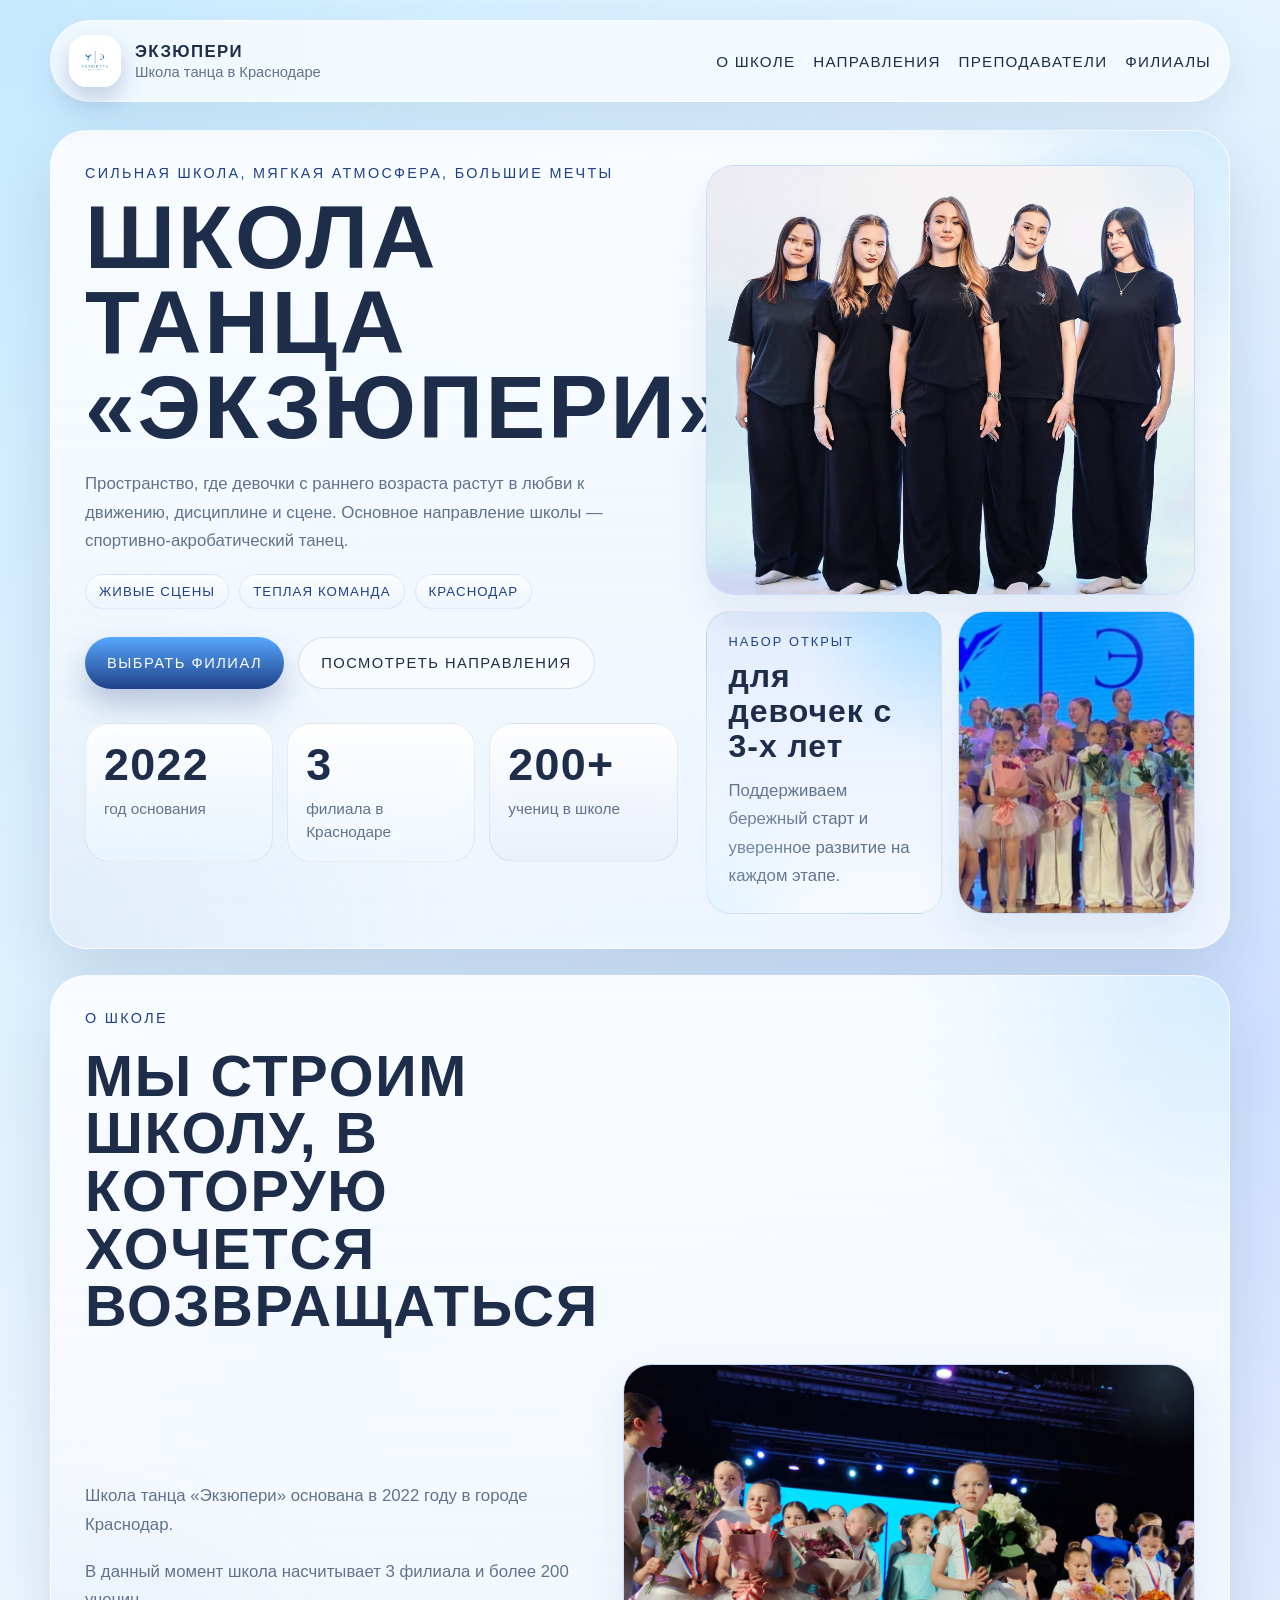
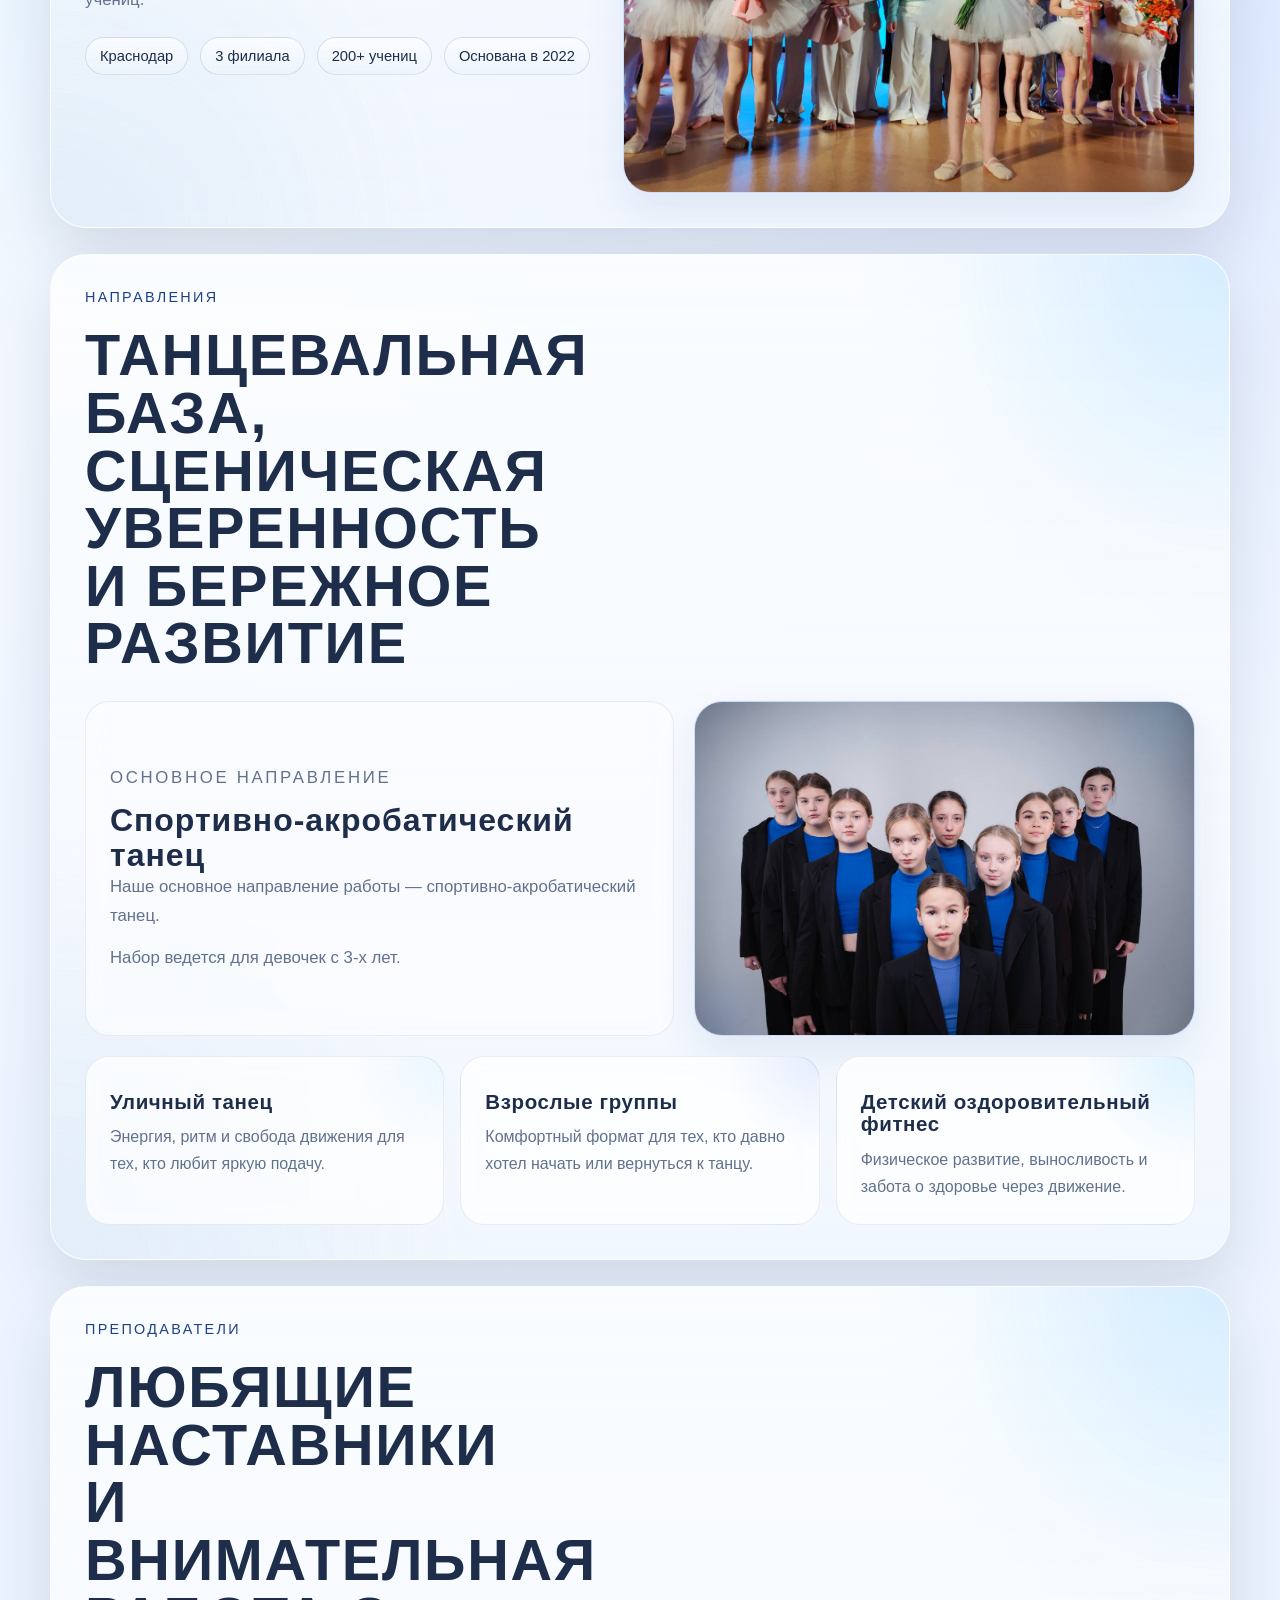
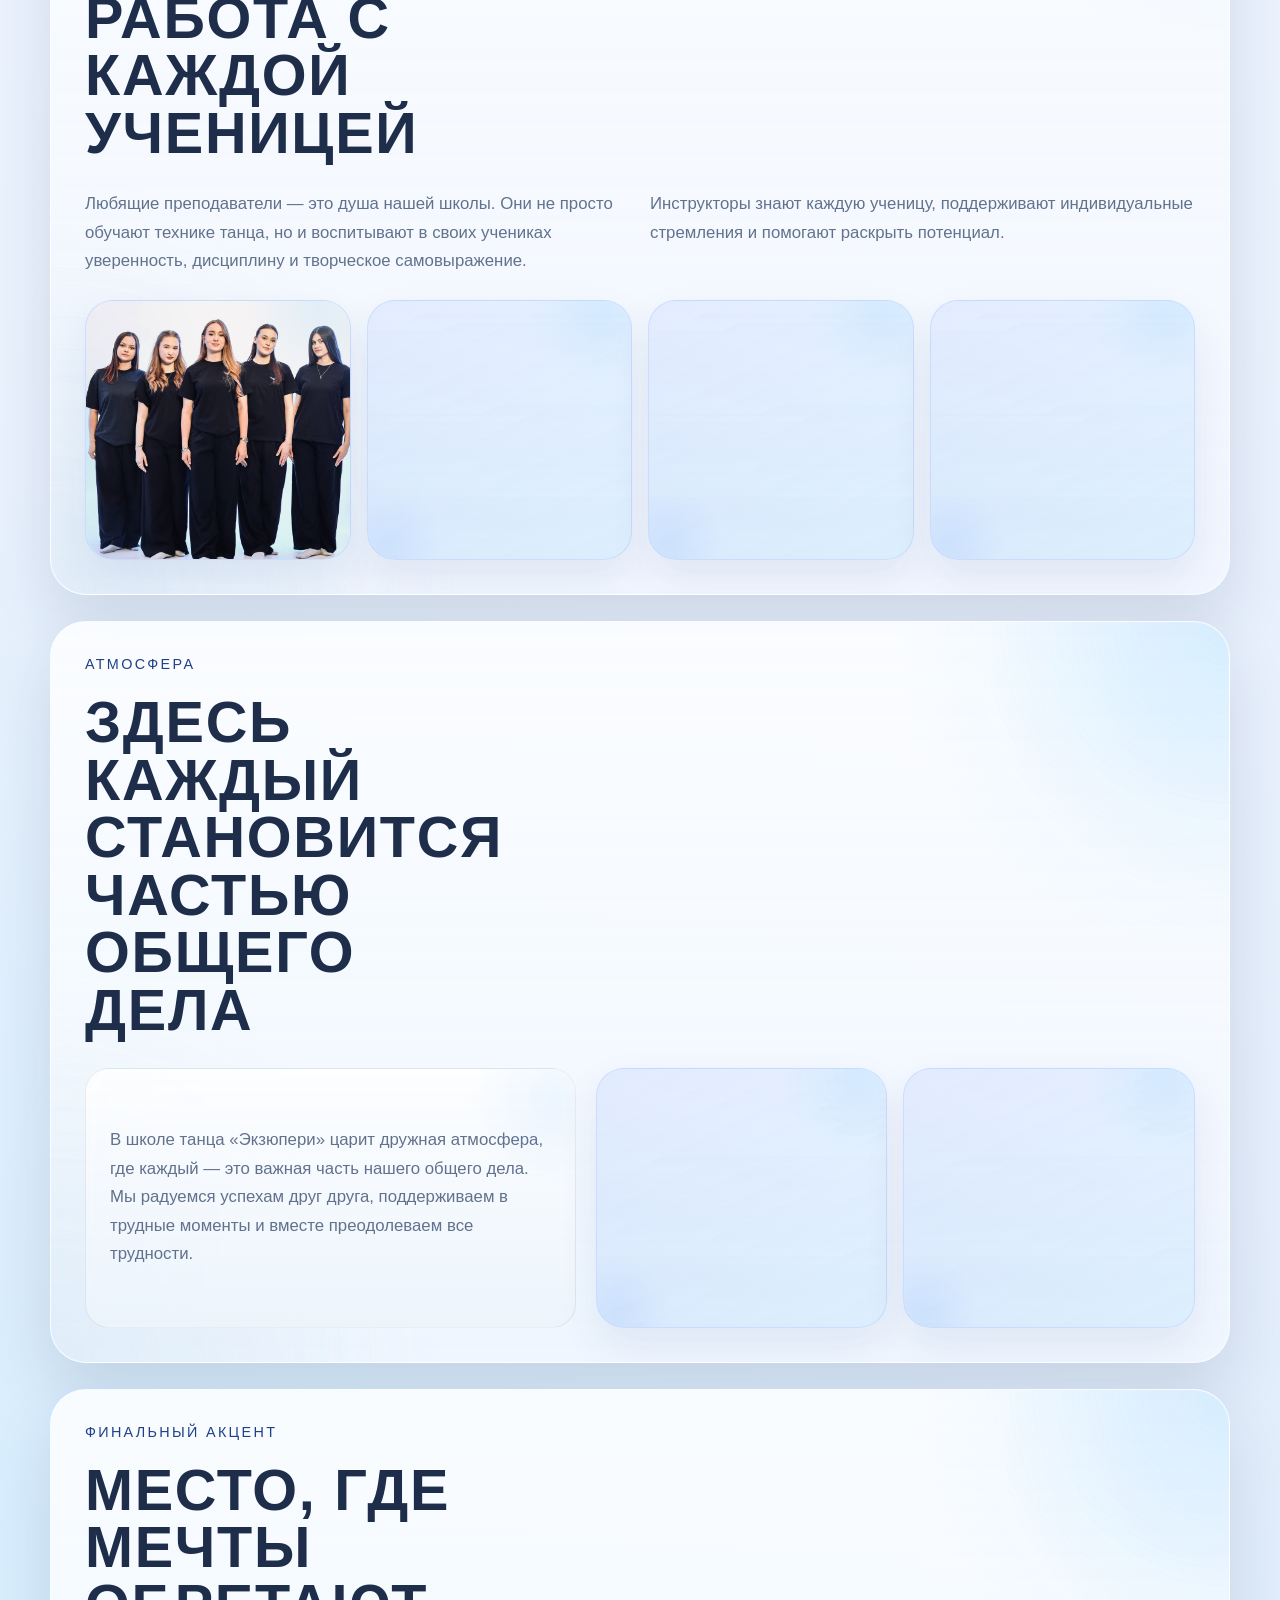
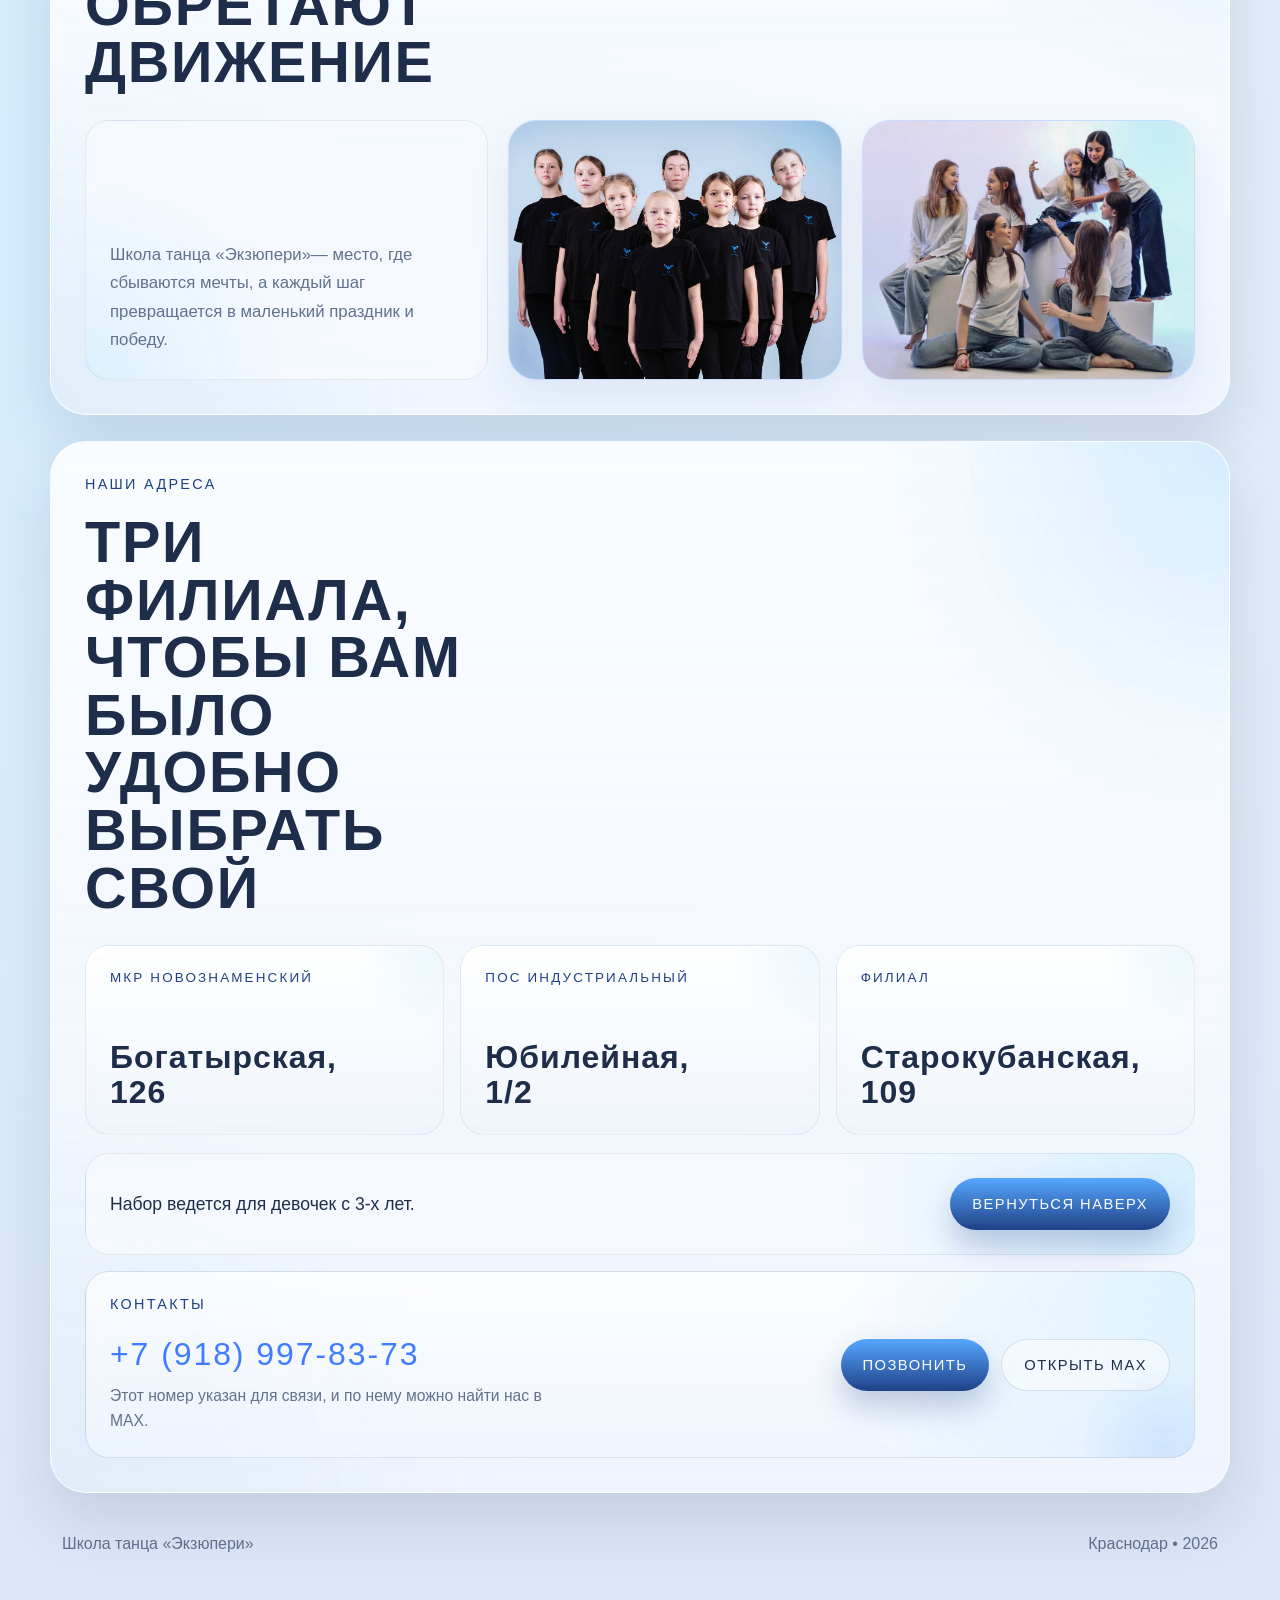
<file: index.html>
<!doctype html>
<html lang="ru">
  <head>
    <meta charset="UTF-8">
    <meta name="viewport" content="width=device-width, initial-scale=1.0">
    <title>Школа танца Экзюпери</title>
    <meta
      name="description"
      content="Школа танца Экзюпери в Краснодаре. Спортивно-акробатический танец, уличный танец, взрослые группы и детский оздоровительный фитнес."
    >
    <link rel="icon" href="photo_5471992488244484492_y.jpg" type="image/jpeg">
    <link rel="stylesheet" href="styles.css">
  </head>
  <body>
    <div class="page-shell">
      <header class="site-header">
        <a class="brand" href="#top" aria-label="Школа танца Экзюпери">
          <span class="brand-mark brand-mark-image">
            <img src="photo_5471992488244484492_y.jpg" alt="Логотип школы танца Экзюпери" loading="eager" decoding="async">
          </span>
          <span class="brand-copy">
            <strong>Экзюпери</strong>
            <span>Школа танца в Краснодаре</span>
          </span>
        </a>

        <nav class="site-nav" aria-label="Основная навигация">
          <a href="#about">О школе</a>
          <a href="#directions">Направления</a>
          <a href="#team">Преподаватели</a>
          <a href="#locations">Филиалы</a>
        </nav>
      </header>

      <main id="top">
        <section class="hero reveal">
          <div class="hero-copy">
            <p class="eyebrow">Сильная школа, мягкая атмосфера, большие мечты</p>
            <h1>Школа танца «Экзюпери»</h1>
            <p class="hero-text">
              Пространство, где девочки с раннего возраста растут в любви к движению,
              дисциплине и сцене. Основное направление школы — спортивно-акробатический танец.
            </p>

            <div class="hero-pills" aria-label="Ключевые особенности">
              <span>Живые сцены</span>
              <span>Теплая команда</span>
              <span>Краснодар</span>
            </div>

            <div class="hero-actions">
              <a class="button button-primary" href="#locations">Выбрать филиал</a>
              <a class="button button-secondary" href="#directions">Посмотреть направления</a>
            </div>

            <div class="hero-stats" aria-label="Ключевые факты">
              <article class="stat-card">
                <strong>2022</strong>
                <span>год основания</span>
              </article>
              <article class="stat-card">
                <strong>3</strong>
                <span>филиала в Краснодаре</span>
              </article>
              <article class="stat-card">
                <strong>200+</strong>
                <span>учениц в школе</span>
              </article>
            </div>
          </div>

          <div class="hero-visuals">
            <article class="photo-frame photo-frame-large">
              <img src="photo_5471939544182626141_y.jpg" alt="Преподаватели школы танца Экзюпери" loading="eager" decoding="async">
              <div class="photo-fallback">
                <span>Фото 1</span>
                <small>Фото тренеров</small>
              </div>
            </article>

            <article class="accent-card accent-card-sunrise">
              <span class="card-label">Набор открыт</span>
              <strong>для девочек с 3-х лет</strong>
              <p>Поддерживаем бережный старт и уверенное развитие на каждом этапе.</p>
            </article>

            <article class="photo-frame photo-frame-small">
              <img src="photo_5471939544182626152_y.jpg" alt="Фото школы танца Экзюпери со сцены" loading="lazy" decoding="async">
              <div class="photo-fallback">
                <span>Фото 2</span>
                <small>Под информацию</small>
              </div>
            </article>

            <div class="hero-orb hero-orb-one" aria-hidden="true"></div>
            <div class="hero-orb hero-orb-two" aria-hidden="true"></div>
          </div>
        </section>

        <section class="section about reveal" id="about">
          <div class="section-heading">
            <p class="eyebrow">О школе</p>
            <h2>Мы строим школу, в которую хочется возвращаться</h2>
          </div>

          <div class="about-layout">
            <div class="about-copy">
              <p>Школа танца «Экзюпери» основана в 2022 году в городе Краснодар.</p>
              <p>В данный момент школа насчитывает 3 филиала и более 200 учениц.</p>

              <div class="fact-ribbon">
                <span>Краснодар</span>
                <span>3 филиала</span>
                <span>200+ учениц</span>
                <span>Основана в 2022</span>
              </div>
            </div>

            <article class="photo-frame photo-frame-wide">
              <img src="photo_5471939544182626151_y.jpg" alt="Ученицы школы танца Экзюпери на сцене" loading="lazy" decoding="async">
              <div class="photo-fallback">
                <span>Фото 3</span>
                <small>Фото под информацию</small>
              </div>
            </article>
          </div>
        </section>

        <section class="section directions reveal" id="directions">
          <div class="section-heading">
            <p class="eyebrow">Направления</p>
            <h2>Танцевальная база, сценическая уверенность и бережное развитие</h2>
          </div>

          <div class="directions-layout">
            <article class="main-direction">
              <p class="card-label">Основное направление</p>
              <h3>Спортивно-акробатический танец</h3>
              <p>Наше основное направление работы — спортивно-акробатический танец.</p>
              <p>Набор ведется для девочек с 3-х лет.</p>
            </article>

            <article class="photo-frame photo-frame-square">
              <img src="photo_5471939544182626154_y.jpg" alt="Ученицы школы танца Экзюпери" loading="lazy" decoding="async">
              <div class="photo-fallback">
                <span>Фото 4</span>
                <small>Фото для направлений</small>
              </div>
            </article>
          </div>

          <div class="tags-grid" aria-label="Дополнительные направления">
            <article class="tag-card">
              <strong>Уличный танец</strong>
              <p>Энергия, ритм и свобода движения для тех, кто любит яркую подачу.</p>
            </article>
            <article class="tag-card">
              <strong>Взрослые группы</strong>
              <p>Комфортный формат для тех, кто давно хотел начать или вернуться к танцу.</p>
            </article>
            <article class="tag-card">
              <strong>Детский оздоровительный фитнес</strong>
              <p>Физическое развитие, выносливость и забота о здоровье через движение.</p>
            </article>
          </div>
        </section>

        <section class="section team reveal" id="team">
          <div class="section-heading">
            <p class="eyebrow">Преподаватели</p>
            <h2>Любящие наставники и внимательная работа с каждой ученицей</h2>
          </div>

          <div class="split-copy">
            <p>
              Любящие преподаватели — это душа нашей школы. Они не просто обучают технике танца,
              но и воспитывают в своих учениках уверенность, дисциплину и творческое самовыражение.
            </p>
            <p>
              Инструкторы знают каждую ученицу, поддерживают индивидуальные стремления и помогают раскрыть потенциал.
            </p>
          </div>

          <div class="gallery-grid gallery-grid-four">
            <article class="photo-frame">
              <img src="photo_5471939544182626141_y.jpg" alt="Преподаватели школы танца, фото 1" loading="lazy" decoding="async">
              <div class="photo-fallback">
                <span>Фото 4.1</span>
                <small>Тренеры</small>
              </div>
            </article>
            <article class="photo-frame">
              <img src="photo_5471939544182626135_y.jpg" alt="Преподаватели школы танца, фото 2" loading="lazy" decoding="async">
              <div class="photo-fallback">
                <span>Фото 4.2</span>
                <small>Тренеры</small>
              </div>
            </article>
            <article class="photo-frame">
              <img src="photo_5471939544182626142_y.jpg" alt="Преподаватели школы танца, фото 3" loading="lazy" decoding="async">
              <div class="photo-fallback">
                <span>Фото 4.3</span>
                <small>Тренеры</small>
              </div>
            </article>
            <article class="photo-frame">
              <img src="photo_5471939544182626132_y.jpg" alt="Преподаватели школы танца, фото 4" loading="lazy" decoding="async">
              <div class="photo-fallback">
                <span>Фото 4.4</span>
                <small>Тренеры</small>
              </div>
            </article>
          </div>
        </section>

        <section class="section community reveal">
          <div class="section-heading">
            <p class="eyebrow">Атмосфера</p>
            <h2>Здесь каждый становится частью общего дела</h2>
          </div>

          <div class="community-layout">
            <article class="story-card">
              <p>
                В школе танца «Экзюпери» царит дружная атмосфера, где каждый — это важная часть нашего общего дела.
                Мы радуемся успехам друг друга, поддерживаем в трудные моменты и вместе преодолеваем все трудности.
              </p>
            </article>

            <div class="gallery-grid gallery-grid-two">
              <article class="photo-frame">
                <img src="photo_5471939544182626064_y.jpg" alt="Атмосфера школы танца, фото 1" loading="lazy" decoding="async">
                <div class="photo-fallback">
                  <span>Фото 5.1</span>
                  <small>Атмосфера</small>
                </div>
              </article>
              <article class="photo-frame">
                <img src="photo_5471939544182626081_y.jpg" alt="Атмосфера школы танца, фото 2" loading="lazy" decoding="async">
                <div class="photo-fallback">
                  <span>Фото 5.2</span>
                  <small>Атмосфера</small>
                </div>
              </article>
            </div>
          </div>
        </section>

        <section class="section finale reveal">
          <div class="section-heading">
            <p class="eyebrow">Финальный акцент</p>
            <h2>Место, где мечты обретают движение</h2>
          </div>

          <div class="finale-layout">
            <article class="closing-card">
              <p>
                Школа танца «Экзюпери»— место, где сбываются мечты, а каждый шаг превращается в маленький праздник и победу.
              </p>
            </article>

            <article class="photo-frame">
              <img src="photo_5471939544182626153_y.jpg" alt="Финальный блок, фото 1" loading="lazy" decoding="async">
              <div class="photo-fallback">
                <span>Фото 6.1</span>
                <small>Команда</small>
              </div>
            </article>
            <article class="photo-frame">
              <img src="photo_5471939544182626065_y.jpg" alt="Финальный блок, фото 2" loading="lazy" decoding="async">
              <div class="photo-fallback">
                <span>Фото 6.2</span>
                <small>Команда</small>
              </div>
            </article>
          </div>
        </section>

        <section class="section locations reveal" id="locations">
          <div class="section-heading">
            <p class="eyebrow">Наши адреса</p>
            <h2>Три филиала, чтобы вам было удобно выбрать свой</h2>
          </div>

          <div class="locations-grid">
            <article class="location-card">
              <span class="location-label">МКР Новознаменский</span>
              <strong>Богатырская, 126</strong>
            </article>
            <article class="location-card">
              <span class="location-label">ПОС Индустриальный</span>
              <strong>Юбилейная, 1/2</strong>
            </article>
            <article class="location-card">
              <span class="location-label">Филиал</span>
              <strong>Старокубанская, 109</strong>
            </article>
          </div>

          <div class="enroll-banner">
            <p>Набор ведется для девочек с 3-х лет.</p>
            <a class="button button-primary" href="#top">Вернуться наверх</a>
          </div>

          <div class="contact-banner" aria-label="Контакты школы танца Экзюпери">
            <div class="contact-copy">
              <p class="eyebrow">Контакты</p>
              <a class="contact-phone" href="tel:+79189978373">+7 (918) 997-83-73</a>
              <p>Этот номер указан для связи, и по нему можно найти нас в MAX.</p>
            </div>

            <div class="contact-actions">
              <a class="button button-primary" href="tel:+79189978373">Позвонить</a>
              <a class="button button-secondary" href="https://web.max.ru/" target="_blank" rel="noreferrer">Открыть MAX</a>
            </div>
          </div>
        </section>
      </main>

      <footer class="site-footer">
        <p>Школа танца «Экзюпери»</p>
        <p>Краснодар • <span id="current-year"></span></p>
      </footer>
    </div>

    <script src="script.js"></script>
  </body>
</html>
</file>
<file: styles.css>
:root {
  --bg: #edf4ff;
  --bg-soft: #fbfdff;
  --ink: #1d2d4a;
  --muted: #62728d;
  --accent: #3f7cff;
  --accent-deep: #1f4187;
  --accent-bright: #57a7ff;
  --sun: #97d8ff;
  --sky: #cfeeff;
  --ice: #eef7ff;
  --mist: #dde6f4;
  --mint: #d9deea;
  --line: rgba(34, 61, 111, 0.14);
  --card: rgba(251, 253, 255, 0.78);
  --shadow: 0 28px 60px rgba(29, 45, 74, 0.13);
  --radius-xl: 36px;
  --radius-lg: 24px;
  --radius-md: 18px;
  --max-width: 1180px;
}

*,
*::before,
*::after {
  box-sizing: border-box;
}

html {
  scroll-behavior: smooth;
}

body {
  margin: 0;
  min-width: 320px;
  color: var(--ink);
  font-family: "Avenir Next", "Segoe UI", "Trebuchet MS", sans-serif;
  background:
    radial-gradient(circle at top left, rgba(151, 216, 255, 0.54), transparent 30%),
    radial-gradient(circle at right 16%, rgba(63, 124, 255, 0.2), transparent 24%),
    radial-gradient(circle at 10% 78%, rgba(207, 238, 255, 0.72), transparent 26%),
    linear-gradient(180deg, #ffffff 0%, var(--bg) 44%, #dbe7f8 100%);
}

body::before {
  content: "";
  position: fixed;
  inset: 0;
  pointer-events: none;
  background-image:
    linear-gradient(rgba(255, 255, 255, 0.22) 1px, transparent 1px),
    linear-gradient(90deg, rgba(255, 255, 255, 0.22) 1px, transparent 1px);
  background-size: 28px 28px;
  mask-image: radial-gradient(circle at center, black 62%, transparent 100%);
  opacity: 0.36;
}

img {
  display: block;
  width: 100%;
}

a {
  color: inherit;
  text-decoration: none;
}

p,
h1,
h2,
h3 {
  margin: 0;
}

.page-shell {
  position: relative;
  z-index: 1;
  width: min(calc(100% - 32px), var(--max-width));
  margin: 0 auto;
  padding: 20px 0 48px;
}

.site-header {
  position: sticky;
  top: 16px;
  z-index: 10;
  display: flex;
  align-items: center;
  justify-content: space-between;
  gap: 24px;
  padding: 14px 18px;
  margin-bottom: 28px;
  border: 1px solid rgba(255, 255, 255, 0.7);
  border-radius: 999px;
  background: rgba(248, 252, 255, 0.84);
  backdrop-filter: blur(16px);
  box-shadow: 0 16px 40px rgba(29, 45, 74, 0.08);
}

.brand {
  display: inline-flex;
  align-items: center;
  gap: 14px;
}

.brand-mark {
  display: grid;
  place-items: center;
  width: 52px;
  height: 52px;
  border-radius: 18px;
  color: #fdfefe;
  font-family: "Futura", "Trebuchet MS", sans-serif;
  font-size: 1.1rem;
  letter-spacing: 0.12em;
  background: linear-gradient(160deg, var(--accent) 0%, var(--accent-deep) 100%);
  box-shadow: 0 12px 24px rgba(31, 65, 135, 0.24);
}

.brand-mark-image {
  padding: 4px;
  overflow: hidden;
  background: rgba(255, 255, 255, 0.96);
}

.brand-mark-image img {
  width: 100%;
  height: 100%;
  object-fit: contain;
}

.brand-copy {
  display: flex;
  flex-direction: column;
  gap: 2px;
}

.brand-copy strong,
.site-nav a,
.eyebrow,
h1,
h2,
h3,
.button,
.card-label,
.location-label {
  font-family: "Futura", "Avenir Next Condensed", "Trebuchet MS", sans-serif;
}

.brand-copy strong {
  font-size: 1.05rem;
  letter-spacing: 0.08em;
  text-transform: uppercase;
}

.brand-copy span {
  color: var(--muted);
  font-size: 0.92rem;
}

.site-nav {
  display: flex;
  flex-wrap: wrap;
  gap: 18px;
}

.site-nav a {
  font-size: 0.95rem;
  letter-spacing: 0.08em;
  text-transform: uppercase;
  transition: color 160ms ease;
}

.site-nav a:hover,
.site-nav a:focus-visible {
  color: var(--accent-deep);
}

.hero,
.section {
  position: relative;
  margin-bottom: 26px;
  border: 1px solid rgba(255, 255, 255, 0.62);
  border-radius: var(--radius-xl);
  background:
    radial-gradient(circle at top right, rgba(87, 167, 255, 0.12), transparent 18%),
    radial-gradient(circle at bottom left, rgba(207, 238, 255, 0.35), transparent 24%),
    linear-gradient(180deg, rgba(251, 253, 255, 0.95), rgba(242, 247, 255, 0.84));
  box-shadow: var(--shadow);
  overflow: hidden;
}

.hero::after,
.section::after {
  content: "";
  position: absolute;
  inset: 0;
  border-radius: inherit;
  pointer-events: none;
  background:
    radial-gradient(circle at top right, rgba(151, 216, 255, 0.22), transparent 24%),
    radial-gradient(circle at bottom left, rgba(217, 222, 234, 0.3), transparent 28%);
}

.hero {
  display: grid;
  grid-template-columns: minmax(0, 1.15fr) minmax(280px, 0.95fr);
  gap: 28px;
  padding: 34px;
  isolation: isolate;
}

.hero-copy,
.hero-visuals,
.section > * {
  position: relative;
  z-index: 1;
}

.eyebrow {
  margin-bottom: 14px;
  color: var(--accent-deep);
  font-size: 0.9rem;
  letter-spacing: 0.16em;
  text-transform: uppercase;
}

h1 {
  max-width: 10ch;
  font-size: clamp(3rem, 7vw, 5.7rem);
  line-height: 0.95;
  letter-spacing: 0.03em;
  text-transform: uppercase;
}

.hero-text,
.about-copy p,
.main-direction p,
.tag-card p,
.story-card p,
.closing-card p,
.split-copy p,
.accent-card p {
  color: var(--muted);
  font-size: 1.05rem;
  line-height: 1.7;
}

.hero-text {
  max-width: 58ch;
  margin-top: 20px;
}

.hero-pills {
  display: flex;
  flex-wrap: wrap;
  gap: 10px;
  margin-top: 18px;
}

.hero-pills span {
  padding: 9px 13px;
  border: 1px solid rgba(63, 124, 255, 0.14);
  border-radius: 999px;
  color: var(--accent-deep);
  font-size: 0.83rem;
  letter-spacing: 0.08em;
  text-transform: uppercase;
  background:
    linear-gradient(180deg, rgba(255, 255, 255, 0.78), rgba(236, 244, 252, 0.94));
}

.hero-actions {
  display: flex;
  flex-wrap: wrap;
  gap: 14px;
  margin-top: 28px;
}

.button {
  display: inline-flex;
  align-items: center;
  justify-content: center;
  min-height: 52px;
  padding: 0 22px;
  border-radius: 999px;
  font-size: 0.92rem;
  letter-spacing: 0.1em;
  text-transform: uppercase;
  transition:
    transform 180ms ease,
    box-shadow 180ms ease,
    background-color 180ms ease;
}

.button:hover,
.button:focus-visible {
  transform: translateY(-2px);
}

.button-primary {
  color: #fbfdff;
  background: linear-gradient(180deg, var(--accent-bright) 0%, var(--accent-deep) 100%);
  box-shadow: 0 16px 30px rgba(31, 65, 135, 0.26);
}

.button-secondary {
  border: 1px solid var(--line);
  background: rgba(255, 255, 255, 0.5);
}

.hero-stats {
  display: grid;
  grid-template-columns: repeat(3, minmax(0, 1fr));
  gap: 14px;
  margin-top: 34px;
}

.stat-card,
.accent-card,
.main-direction,
.tag-card,
.story-card,
.closing-card,
.location-card,
.enroll-banner {
  border: 1px solid rgba(31, 37, 51, 0.08);
  border-radius: var(--radius-lg);
  background: var(--card);
  backdrop-filter: blur(10px);
}

.stat-card,
.accent-card,
.main-direction,
.tag-card,
.story-card,
.closing-card,
.location-card,
.enroll-banner,
.contact-banner,
.photo-frame,
.photo-frame-large,
.photo-frame-wide,
.photo-frame-square {
  transition:
    transform 220ms ease,
    box-shadow 220ms ease,
    border-color 220ms ease,
    filter 220ms ease;
}

.stat-card:hover,
.accent-card:hover,
.main-direction:hover,
.tag-card:hover,
.story-card:hover,
.closing-card:hover,
.location-card:hover,
.enroll-banner:hover,
.contact-banner:hover,
.photo-frame:hover {
  transform: translateY(-4px);
  box-shadow: 0 24px 52px rgba(31, 65, 135, 0.15);
  border-color: rgba(63, 124, 255, 0.22);
}

.stat-card {
  display: flex;
  flex-direction: column;
  gap: 10px;
  padding: 18px;
}

.stat-card:nth-child(1) {
  background: linear-gradient(180deg, rgba(255, 255, 255, 0.88), rgba(232, 245, 255, 0.82));
}

.stat-card:nth-child(2) {
  background: linear-gradient(180deg, rgba(255, 255, 255, 0.88), rgba(238, 247, 255, 0.8));
}

.stat-card:nth-child(3) {
  background: linear-gradient(180deg, rgba(255, 255, 255, 0.88), rgba(231, 238, 250, 0.82));
}

.stat-card strong {
  font-family: "Futura", "Avenir Next Condensed", sans-serif;
  font-size: clamp(1.8rem, 5vw, 2.8rem);
  line-height: 1;
  letter-spacing: 0.03em;
}

.stat-card span {
  color: var(--muted);
  font-size: 0.96rem;
  line-height: 1.5;
}

.hero-visuals {
  display: grid;
  grid-template-columns: repeat(2, minmax(0, 1fr));
  gap: 16px;
  align-content: start;
}

.photo-frame,
.logo-frame {
  position: relative;
  min-height: 260px;
  border: 1px solid rgba(63, 124, 255, 0.14);
  border-radius: 28px;
  overflow: hidden;
  background:
    linear-gradient(155deg, rgba(63, 124, 255, 0.14), rgba(151, 216, 255, 0.2)),
    linear-gradient(180deg, rgba(255, 255, 255, 0.82), rgba(236, 243, 252, 0.94));
  box-shadow: 0 18px 40px rgba(31, 65, 135, 0.09);
}

.photo-frame img,
.logo-frame img {
  width: 100%;
  height: 100%;
  object-fit: cover;
  opacity: 0;
  transition: opacity 200ms ease;
}

.photo-frame::before,
.photo-frame::after,
.accent-card::before,
.story-card::before,
.contact-banner::before {
  content: "";
  position: absolute;
  inset: auto;
  pointer-events: none;
  border-radius: 999px;
  opacity: 0.75;
}

.photo-frame::before {
  width: 160px;
  height: 160px;
  top: -70px;
  right: -50px;
  background: radial-gradient(circle, rgba(151, 216, 255, 0.28), transparent 65%);
}

.photo-frame::after {
  width: 120px;
  height: 120px;
  left: -40px;
  bottom: -45px;
  background: radial-gradient(circle, rgba(63, 124, 255, 0.12), transparent 65%);
}

.logo-frame img {
  object-fit: contain;
  padding: 22px;
  background: rgba(255, 255, 255, 0.86);
}

.photo-frame-large {
  grid-column: span 2;
  min-height: 430px;
}

.photo-frame-small {
  min-height: 220px;
}

.photo-frame-wide {
  min-height: 380px;
}

.photo-frame-square {
  min-height: 320px;
}

.photo-fallback {
  position: absolute;
  inset: 0;
  display: flex;
  flex-direction: column;
  align-items: center;
  justify-content: center;
  gap: 10px;
  padding: 20px;
  text-align: center;
  color: rgba(31, 37, 51, 0.75);
  background:
    radial-gradient(circle at top, rgba(151, 216, 255, 0.22), transparent 38%),
    linear-gradient(180deg, rgba(255, 255, 255, 0.78), rgba(239, 245, 252, 0.96));
}

.photo-fallback span {
  font-family: "Futura", "Avenir Next Condensed", sans-serif;
  font-size: 1.2rem;
  letter-spacing: 0.08em;
  text-transform: uppercase;
}

.photo-fallback small {
  max-width: 26ch;
  color: var(--muted);
  line-height: 1.5;
}

.photo-frame.is-ready .photo-fallback,
.logo-frame.is-ready .photo-fallback {
  opacity: 0;
  pointer-events: none;
}

.photo-frame.is-ready img,
.logo-frame.is-ready img {
  opacity: 1;
}

.accent-card {
  display: flex;
  flex-direction: column;
  justify-content: flex-end;
  min-height: 220px;
  padding: 22px;
  position: relative;
  overflow: hidden;
}

.accent-card-sunrise {
  background:
    radial-gradient(circle at top right, rgba(151, 216, 255, 0.62), transparent 38%),
    radial-gradient(circle at bottom left, rgba(207, 238, 255, 0.5), transparent 28%),
    linear-gradient(180deg, rgba(63, 124, 255, 0.08), rgba(247, 250, 255, 0.92));
}

.card-label {
  color: var(--accent-deep);
  font-size: 0.8rem;
  letter-spacing: 0.16em;
  text-transform: uppercase;
}

.accent-card strong,
.main-direction h3,
.tag-card strong,
.location-card strong {
  margin-top: 10px;
  font-size: clamp(1.45rem, 3vw, 2rem);
  line-height: 1.1;
  letter-spacing: 0.03em;
}

.accent-card p {
  margin-top: 12px;
}

.accent-card::before {
  width: 220px;
  height: 220px;
  top: -120px;
  right: -95px;
  background: radial-gradient(circle, rgba(151, 216, 255, 0.24), transparent 66%);
}

.section {
  padding: 34px;
}

.section-heading {
  display: grid;
  gap: 8px;
  margin-bottom: 28px;
}

h2 {
  max-width: 14ch;
  font-size: clamp(2rem, 5vw, 3.6rem);
  line-height: 1;
  letter-spacing: 0.03em;
  text-transform: uppercase;
}

.about-layout,
.directions-layout,
.community-layout,
.finale-layout {
  display: grid;
  gap: 20px;
}

.about-layout {
  grid-template-columns: minmax(0, 0.95fr) minmax(280px, 1.05fr);
  align-items: center;
}

.about-copy {
  display: grid;
  gap: 18px;
}

.fact-ribbon {
  display: flex;
  flex-wrap: wrap;
  gap: 12px;
  margin-top: 4px;
}

.fact-ribbon span {
  padding: 10px 14px;
  border: 1px solid var(--line);
  border-radius: 999px;
  background: linear-gradient(180deg, rgba(255, 255, 255, 0.7), rgba(236, 244, 252, 0.88));
  font-size: 0.92rem;
}

.directions-layout {
  grid-template-columns: minmax(0, 1.08fr) minmax(280px, 0.92fr);
  align-items: stretch;
}

.main-direction,
.tag-card,
.story-card,
.closing-card,
.location-card,
.enroll-banner {
  padding: 24px;
}

.main-direction {
  display: flex;
  flex-direction: column;
  justify-content: center;
}

.main-direction p:last-child {
  margin-top: 14px;
}

.tags-grid,
.gallery-grid,
.locations-grid {
  display: grid;
  gap: 16px;
}

.tags-grid {
  grid-template-columns: repeat(3, minmax(0, 1fr));
  margin-top: 20px;
}

.tag-card strong {
  display: block;
  font-size: 1.28rem;
}

.tag-card:nth-child(1) {
  background:
    radial-gradient(circle at top right, rgba(151, 216, 255, 0.18), transparent 24%),
    rgba(255, 255, 255, 0.76);
}

.tag-card:nth-child(2) {
  background:
    radial-gradient(circle at top right, rgba(63, 124, 255, 0.12), transparent 24%),
    rgba(255, 255, 255, 0.78);
}

.tag-card:nth-child(3) {
  background:
    radial-gradient(circle at top right, rgba(207, 238, 255, 0.7), transparent 28%),
    rgba(255, 255, 255, 0.78);
}

.tag-card p {
  margin-top: 10px;
  font-size: 1rem;
}

.split-copy {
  display: grid;
  grid-template-columns: repeat(2, minmax(0, 1fr));
  gap: 20px;
}

.gallery-grid-four {
  grid-template-columns: repeat(4, minmax(0, 1fr));
  margin-top: 24px;
}

.gallery-grid-two {
  grid-template-columns: repeat(2, minmax(0, 1fr));
}

.community-layout {
  grid-template-columns: minmax(0, 0.9fr) minmax(280px, 1.1fr);
  align-items: start;
}

.story-card {
  min-height: 100%;
  display: flex;
  align-items: center;
  background:
    linear-gradient(180deg, rgba(255, 255, 255, 0.84), rgba(236, 244, 252, 0.9));
  position: relative;
  overflow: hidden;
}

.story-card::before {
  width: 180px;
  height: 180px;
  right: -70px;
  top: -60px;
  background: radial-gradient(circle, rgba(87, 167, 255, 0.12), transparent 68%);
}

.finale-layout {
  grid-template-columns: 1.15fr repeat(2, minmax(0, 0.95fr));
  align-items: stretch;
}

.closing-card {
  display: flex;
  align-items: flex-end;
  min-height: 100%;
  background:
    radial-gradient(circle at bottom left, rgba(151, 216, 255, 0.24), transparent 42%),
    rgba(246, 250, 255, 0.9);
}

.locations-grid {
  grid-template-columns: repeat(3, minmax(0, 1fr));
}

.location-card {
  min-height: 190px;
  display: flex;
  flex-direction: column;
  justify-content: space-between;
  background:
    radial-gradient(circle at top right, rgba(151, 216, 255, 0.18), transparent 22%),
    linear-gradient(180deg, rgba(255, 255, 255, 0.9), rgba(239, 245, 252, 0.94));
}

.location-label {
  color: var(--accent-deep);
  font-size: 0.84rem;
  letter-spacing: 0.16em;
  text-transform: uppercase;
}

.location-card strong {
  max-width: 12ch;
}

.enroll-banner {
  display: flex;
  align-items: center;
  justify-content: space-between;
  gap: 18px;
  margin-top: 18px;
  background:
    radial-gradient(circle at right, rgba(151, 216, 255, 0.32), transparent 32%),
    rgba(246, 250, 255, 0.9);
}

.enroll-banner p {
  font-size: 1.1rem;
  line-height: 1.6;
}

.contact-banner {
  display: flex;
  align-items: center;
  justify-content: space-between;
  gap: 20px;
  margin-top: 16px;
  padding: 24px;
  border: 1px solid var(--line);
  border-radius: var(--radius-lg);
  background:
    radial-gradient(circle at right top, rgba(151, 216, 255, 0.3), transparent 32%),
    linear-gradient(180deg, rgba(255, 255, 255, 0.7), rgba(239, 246, 254, 0.78));
  backdrop-filter: blur(10px);
  position: relative;
  overflow: hidden;
}

.contact-banner::before {
  width: 180px;
  height: 180px;
  right: -60px;
  bottom: -80px;
  background: radial-gradient(circle, rgba(63, 124, 255, 0.16), transparent 68%);
}

.contact-copy {
  display: grid;
  gap: 10px;
}

.contact-phone {
  color: var(--accent-deep);
  font-family: "Futura", "Avenir Next Condensed", "Trebuchet MS", sans-serif;
  font-size: clamp(1.3rem, 3vw, 2rem);
  letter-spacing: 0.06em;
}

.contact-copy p:last-child {
  color: var(--muted);
  font-size: 0.98rem;
  line-height: 1.6;
  max-width: 54ch;
}

.contact-copy a {
  color: var(--accent);
}

.contact-actions {
  display: flex;
  flex-wrap: wrap;
  gap: 12px;
  justify-content: flex-end;
}

.site-footer {
  display: flex;
  align-items: center;
  justify-content: space-between;
  gap: 18px;
  padding: 16px 12px 0;
  color: var(--muted);
}

.reveal {
  animation: rise 700ms ease both;
}

.hero-orb {
  position: absolute;
  border-radius: 50%;
  filter: blur(0);
  pointer-events: none;
  mix-blend-mode: screen;
  animation: drift 12s ease-in-out infinite;
}

.hero-orb-one {
  width: 180px;
  height: 180px;
  top: -24px;
  right: 18px;
  background: radial-gradient(circle, rgba(87, 167, 255, 0.18), rgba(87, 167, 255, 0.02) 70%);
}

.hero-orb-two {
  width: 120px;
  height: 120px;
  left: -10px;
  bottom: 12px;
  background: radial-gradient(circle, rgba(151, 216, 255, 0.22), rgba(151, 216, 255, 0.02) 70%);
  animation-delay: -4s;
}

@keyframes rise {
  from {
    opacity: 0;
    transform: translateY(18px);
  }

  to {
    opacity: 1;
    transform: translateY(0);
  }
}

@keyframes drift {
  0%,
  100% {
    transform: translate3d(0, 0, 0) scale(1);
  }

  50% {
    transform: translate3d(0, 10px, 0) scale(1.04);
  }
}

@media (prefers-reduced-motion: no-preference) {
  .hero-visuals .photo-frame-large {
    animation: floaty 9s ease-in-out infinite;
  }

  .hero-visuals .photo-frame-small {
    animation: floaty 11s ease-in-out infinite reverse;
  }

  .stat-card:nth-child(2) {
    animation: floaty 10s ease-in-out infinite;
  }

  .tag-card:nth-child(2) {
    animation: floaty 12s ease-in-out infinite;
  }
}

@keyframes floaty {
  0%,
  100% {
    transform: translateY(0);
  }

  50% {
    transform: translateY(-6px);
  }
}

@media (max-width: 980px) {
  .site-header,
  .split-copy,
  .hero,
  .about-layout,
  .directions-layout,
  .community-layout,
  .finale-layout,
  .tags-grid,
  .gallery-grid-four,
  .locations-grid {
    grid-template-columns: 1fr;
  }

  .site-header {
    display: grid;
    justify-content: stretch;
    border-radius: 28px;
  }

  .site-nav {
    justify-content: space-between;
  }

  .hero {
    padding: 26px;
  }

  h1 {
    max-width: 12ch;
  }

  .hero-stats,
  .hero-visuals,
  .gallery-grid-two {
    grid-template-columns: repeat(2, minmax(0, 1fr));
  }

  .photo-frame-large {
    min-height: 360px;
  }

  .photo-frame-wide,
  .photo-frame-square {
    min-height: 300px;
  }

  .contact-banner {
    align-items: flex-start;
    flex-direction: column;
  }

  .contact-actions {
    justify-content: flex-start;
  }

  .hero-orb {
    opacity: 0.8;
  }
}

@media (max-width: 680px) {
  .page-shell {
    width: min(calc(100% - 20px), var(--max-width));
    padding-top: 10px;
  }

  .site-header,
  .hero,
  .section {
    padding: 20px;
  }

  .site-nav {
    gap: 12px 16px;
  }

  .site-nav a {
    font-size: 0.84rem;
  }

  .hero-stats,
  .hero-visuals,
  .gallery-grid-two {
    grid-template-columns: 1fr;
  }

  .photo-frame-large,
  .photo-frame-wide,
  .photo-frame-square,
  .photo-frame {
    min-height: 240px;
  }

  .hero-actions,
  .enroll-banner,
  .contact-banner,
  .site-footer {
    flex-direction: column;
    align-items: stretch;
  }

  .button {
    width: 100%;
  }

  .contact-phone {
    word-break: break-word;
  }

  .hero-orb-one {
    width: 130px;
    height: 130px;
    right: -10px;
  }

  .hero-orb-two {
    width: 88px;
    height: 88px;
    left: -12px;
  }

  h2 {
    max-width: 100%;
  }
}
</file>
